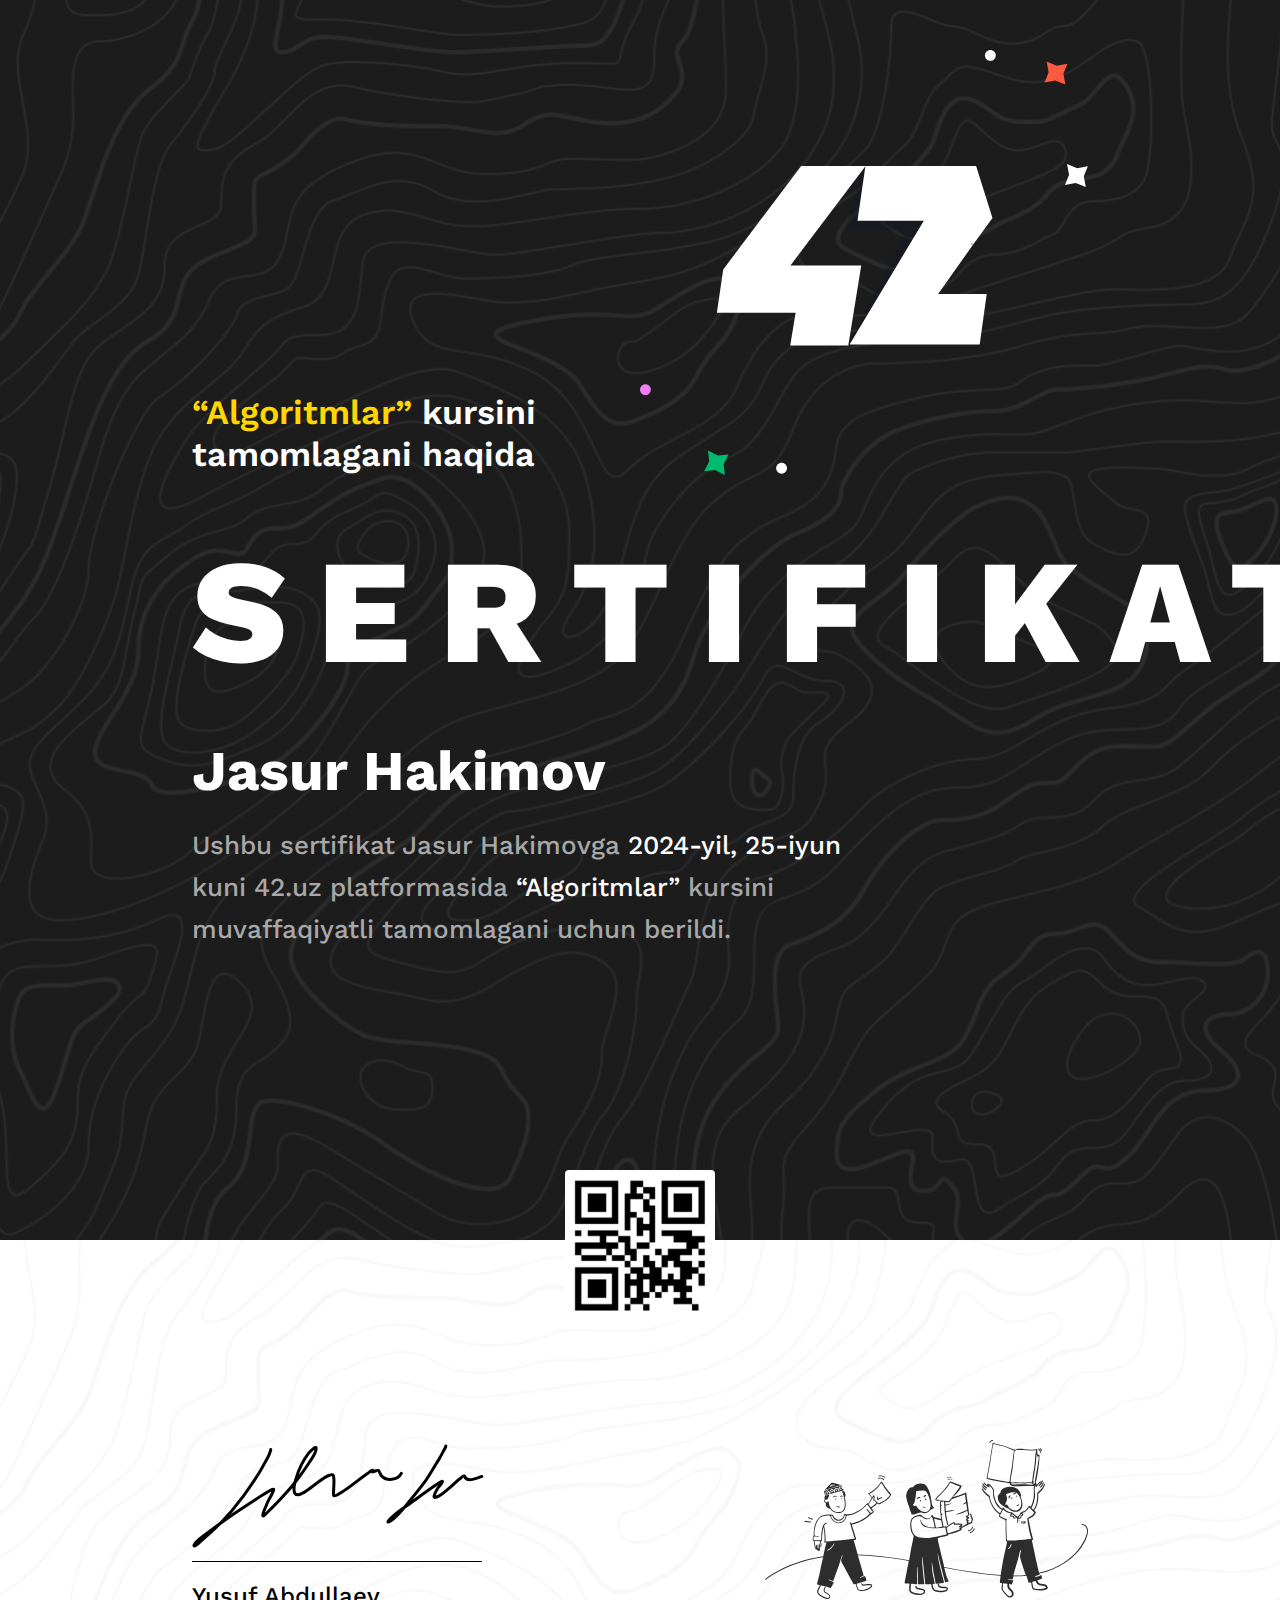
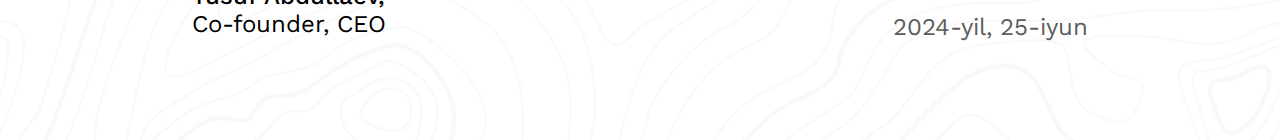
<file: index.html>
<!DOCTYPE html>
<html lang="en">

<head>
    <meta charset="UTF-8">
    <meta name="viewport" content="width=device-width, initial-scale=1.0">
    <title>42.UZ SERTIFIKAT</title>
    <link rel="stylesheet" href="style.css">
</head>

<body>

    <!-- Banner section -->
    <section class="banner__section">
        <div class="container">
            <div class="course__info">
                <p class="course__name"><span>“Algoritmlar”</span> kursini tamomlagani haqida</p>
                <img src="images/42.uz.svg" alt="42.UZ logo">
            </div>

            <div class="user__info">
                <h1 class="sertifikat">
                    SERTIFIKAT
                </h1>

                <p class="user__name">
                    Jasur Hakimov
                </p>
                <p class="user__description">
                    Ushbu sertifikat Jasur Hakimovga <span>2024-yil, 25-iyun</span> kuni 42.uz platformasida
                    <span>“Algoritmlar”</span> kursini muvaffaqiyatli tamomlagani uchun berildi.
                </p>

                <img class="QR__image" src="images/QR.svg" alt="QR image">
            </div>
        </div>
    </section>
    <!-- Banner section end -->

    <!-- footer section -->
    <section class="footer__section">
        <div class="footer__container">
            <div class="footer__item">
                <div class="imzo">
                    <img src="images/signature.svg" alt="Imzo">
                    <div class="line"></div>
                </div>
                <p class="dev">Yusuf Abdullaev,</p>
                <p>Co-founder, CEO</p>
            </div>
            <div class="footer__item">
                <img src="images/people.svg" alt="People img">
                <p class="date">2024-yil, 25-iyun</p>
            </div>
        </div>
    </section>
    <!-- footer section end -->
</body>

</html>
</file>
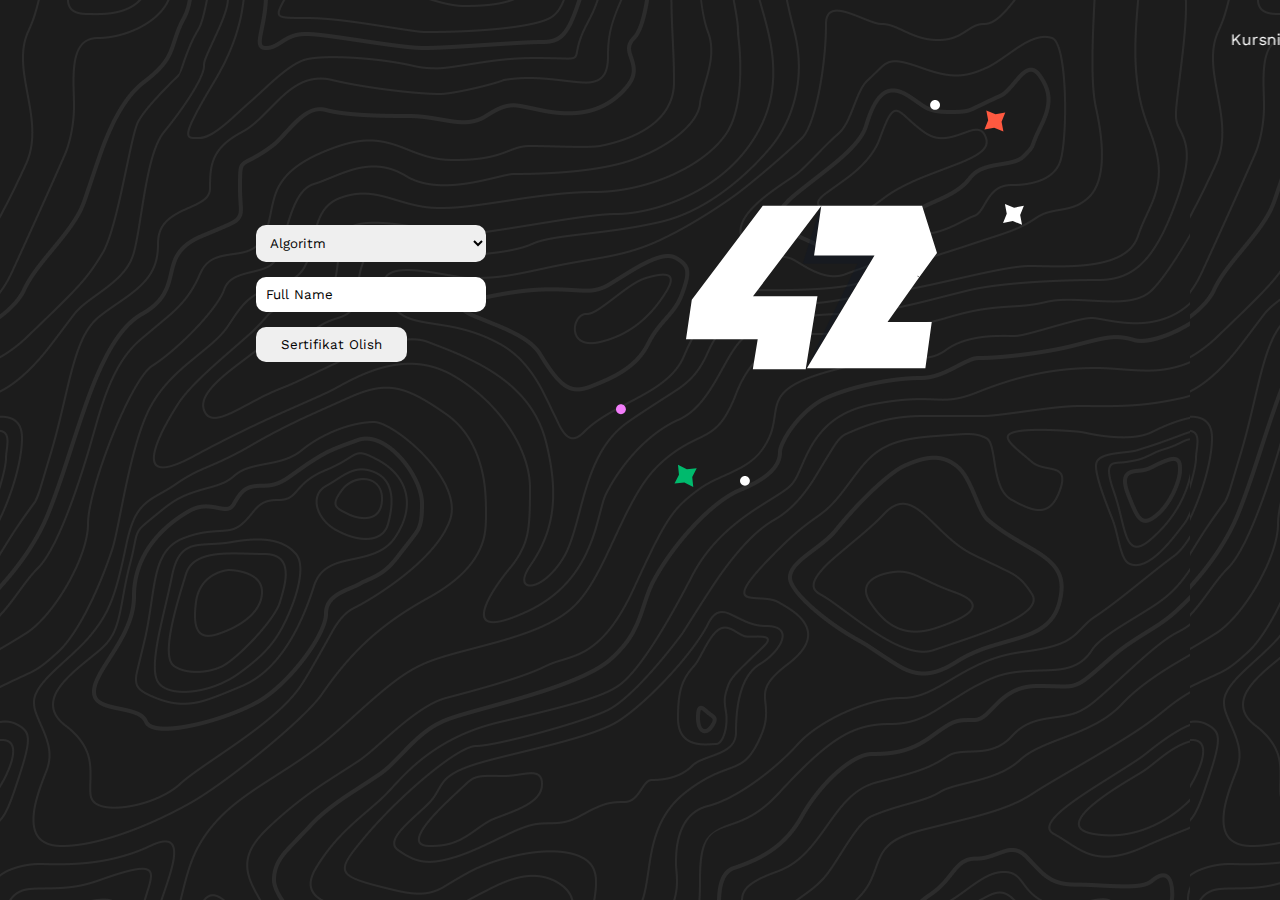
<file: 2-variant/index.html>
<!DOCTYPE html>
<html lang="en">
<head>
    <meta charset="UTF-8">
    <meta name="viewport" content="width=device-width, initial-scale=1.0">
    <title>42.UZ</title>
    <link rel="stylesheet" href="main-page.css">
</head>
<body>
    
    <main class="main__section">
        <div class="container">
            <form id="mainForm">
                <select id="course__value">
                    <option value="Algoritm">Algoritm</option>
                    <option value="Frontend">Frontend</option>
                    <option value="Backend">Backend</option>
                </select>
                <input id="full__name" type="text" placeholder="Full Name">
    
                <button type="button" id="downloadBtn" onclick="saveFormData()">Sertifikat Olish</button>
            </form>

            <img src="img/42.uz.svg" alt="">
            
        </div>
        <marquee>Kursni va ismni kiritganizdan keyin Button tugmasi Sertifikat sahifasiga o'tkazadi va qr-code ustiga bosib sertifikatizni yuklab olish imkoniyati mavjud.</marquee>
    </main>

    <script src="main.js"></script>
</body>
</html>
</file>
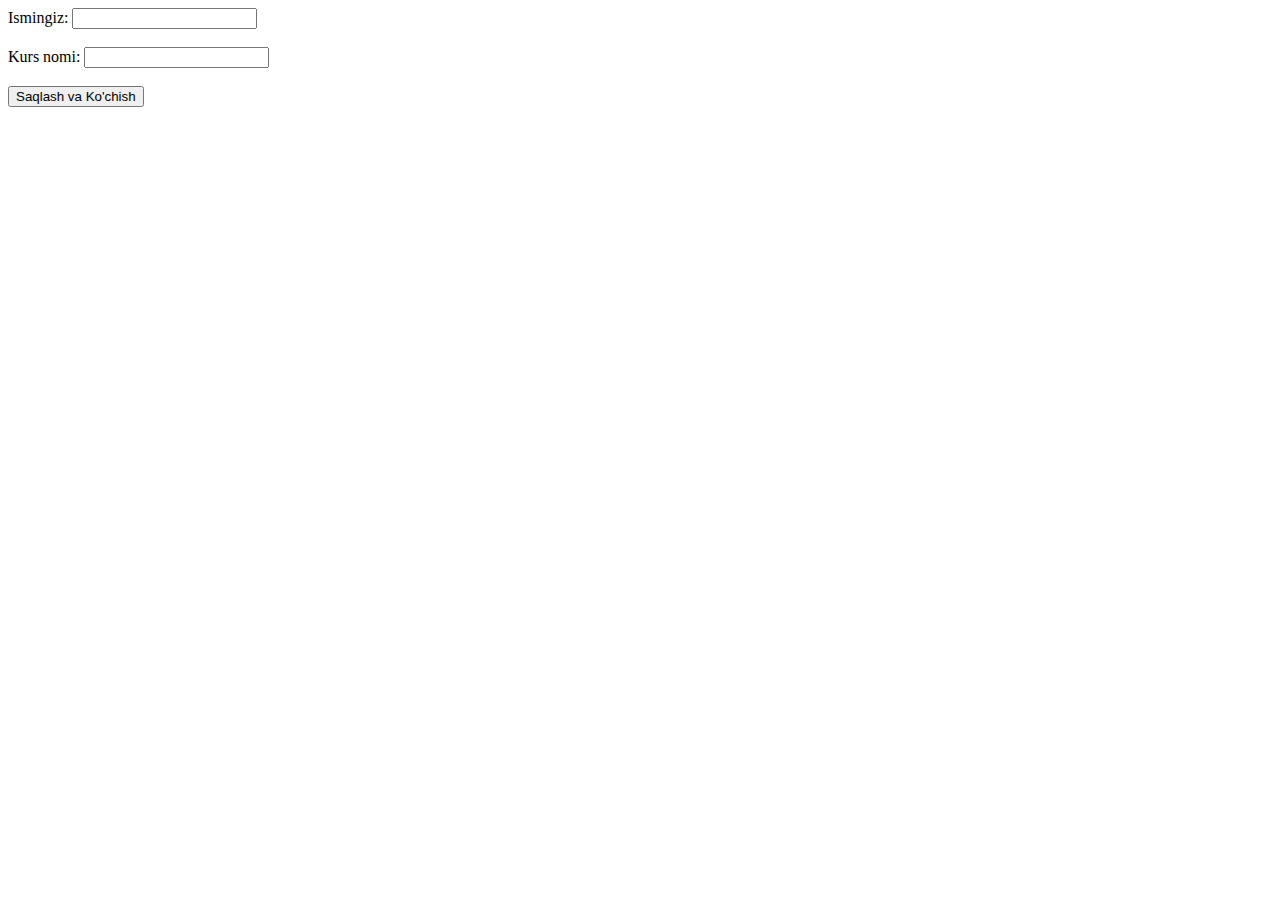
<file: test/test2.html>
<!DOCTYPE html>
<html lang="en">
<head>
    <meta charset="UTF-8">
    <meta name="viewport" content="width=device-width, initial-scale=1.0">
    <title>Main Page</title>
    <script src="test2.js" defer></script>
</head>
<body>
    <form id="mainForm">
        <label for="full__name">Ismingiz:</label>
        <input type="text" id="full__name" name="full__name"><br><br>

        <label for="course__value">Kurs nomi:</label>
        <input type="text" id="course__value" name="course__value"><br><br>

        <button type="button" onclick="saveFormData()">Saqlash va Ko'chish</button>
    </form>
</body>
</html>
</file>
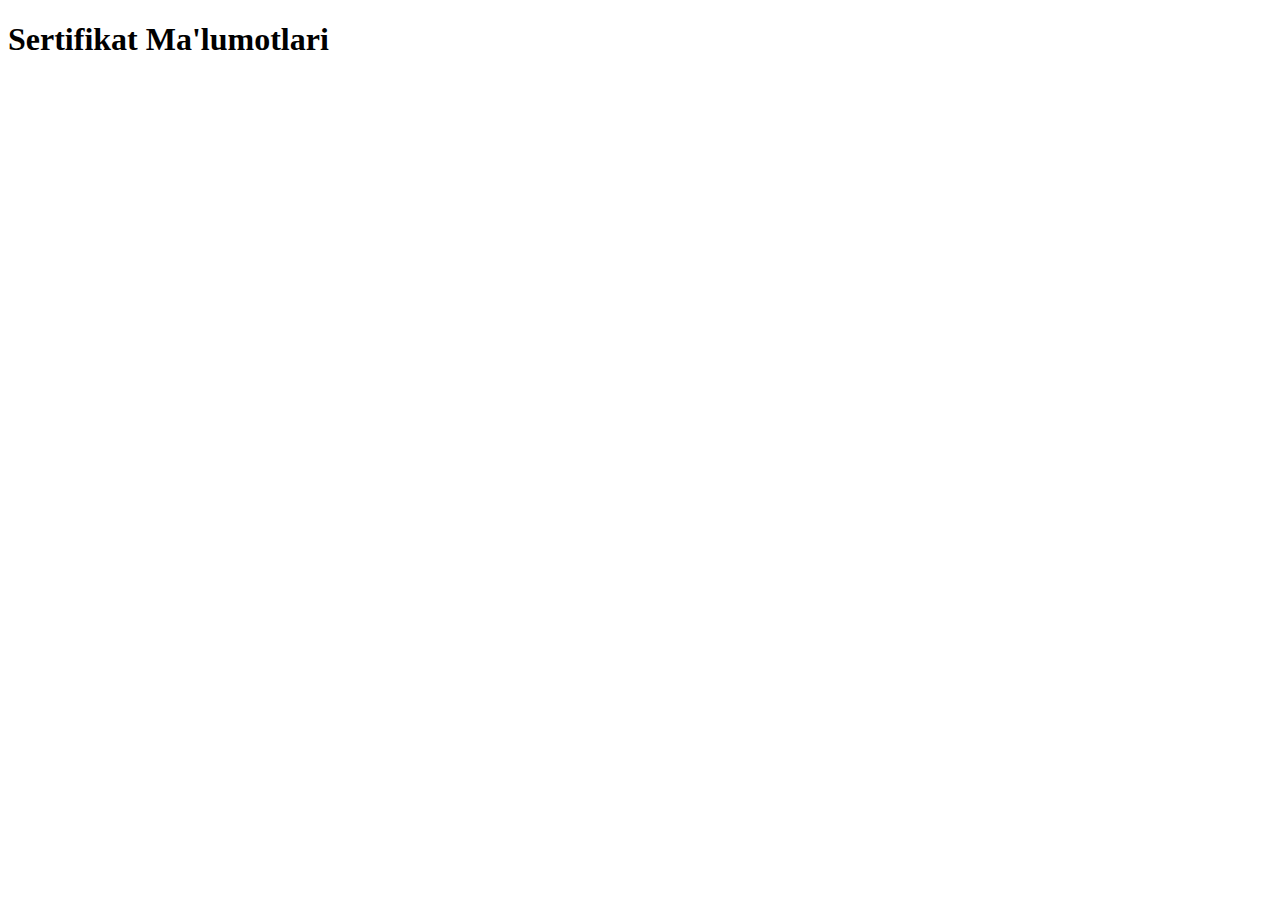
<file: test/test3.html>
<!DOCTYPE html>
<html lang="en">
<head>
    <meta charset="UTF-8">
    <meta name="viewport" content="width=device-width, initial-scale=1.0">
    <title>Certificate Page</title>
    <script src="test2.js" defer></script>
</head>
<body>
    <h1>Sertifikat Ma'lumotlari</h1>
    <p id="user__name"></p>
    <p id="course"></p>
</body>
</html>
</file>
<file: style.css>
/* font Work Sans */
@import url('https://fonts.googleapis.com/css2?family=Work+Sans:ital,wght@0,100..900;1,100..900&display=swap');


*{
    margin: 0;
    padding: 0;
    box-sizing: border-box;
    font-family: "Work Sans", sans-serif;
}

/* course info */
.banner__section{
    width: 100%;
    height: 1240px;
    background: url(images/BG.svg) no-repeat center ;
    background-size: cover;
    position: relative;
}


.container{
    width: 70%;
    margin: 0 auto;
}

.course__info{
    display: flex;
    padding-top: 50px;
}

.course__info > p, img{
    flex: 1 1 50%;
}

.course__name{
    font-size: 34px;
    line-height: 42px;
    font-weight: 600;
    color: white;
    align-self: flex-end;
}

.course__name span{
    color: #FFD600;
}

/* course info end */


/* user info */

.user__info{
    margin-top: 50px;
    
}

.sertifikat{
    font-size: 147.23px;
    letter-spacing: 30px;
    text-align: center;
    color: white;
    font-weight: 800;
}

.user__name{
    font-size: 56px;
    font-weight: 700;
    color: white;
    margin-top: 40px;
}

.user__description{
    font-size: 26px;
    font-weight: 500;
    line-height: 42px;
    width: 75%;
    color: #A8A8A8;
    margin-top: 20px;
}

.user__description span{
    color: white;
}

.QR__image{
    position: absolute;
    bottom: -155px;
    left: 50%;
    transform: translate(-50%, -50%);
}

/* user info end */

/* footer section */

.footer__section{
    width: 100%;
    height: 500px;
    background: url(images/BG-white.svg) no-repeat center ;
    background-size: cover;
}

.footer__container{
    width: 70%;
    margin: 0 auto;
    padding-top: 200px;
    display: flex;
    justify-content: space-between;
    align-items: center;
}


.footer__item{
    flex: 1 1 50%;
}

.footer__item:last-child{
    text-align: right;
}

.imzo{
    position: relative;
    margin-bottom: 30px;
}

.line{
    width: 290px;
    /* border: 0.02px solid #000000; */
    height: 0.5px ;
    background-color: black;
    position: absolute;
    bottom: -10px;
    left: 0;
}

.footer__item p{
    font-size: 24px;
    font-weight: 400;
}

.footer__item .dev{
    font-weight: 500;
}

.date{
    margin-top: 10px;;
    color: #5C5C5C;
}

/* footer section end */
</file>
<file: 2-variant/main-page.css>
@import url('https://fonts.googleapis.com/css2?family=Work+Sans:ital,wght@0,100..900;1,100..900&display=swap');


*{
    margin: 0;
    padding: 0;
    box-sizing: border-box;
    font-family: "Work Sans", sans-serif;
}


.main__section{
    width: 100%;
    height: 100vh;
    background-image: url(img/BG.svg);
}

.container{
    width: 60%;
    margin: 0 auto;
    padding-top: 100px;
    display: flex;
    align-items: center;
    justify-content: space-between;
}

form{
    width: 30%;
}

select, input{
    padding: 10px;
    width: 100%;
    margin-bottom: 15px;
    border-radius: 10px;
    outline: none;
    border: none;
}

input::placeholder{
    color: black;
}

button{
    padding: 10px 25px;
    border-radius: 10px;
    border: none;
    cursor: pointer;
}

marquee{
    color: white;
    position: absolute;
    top: 30px;
}

select{
    width: 100%;
}
</file>
